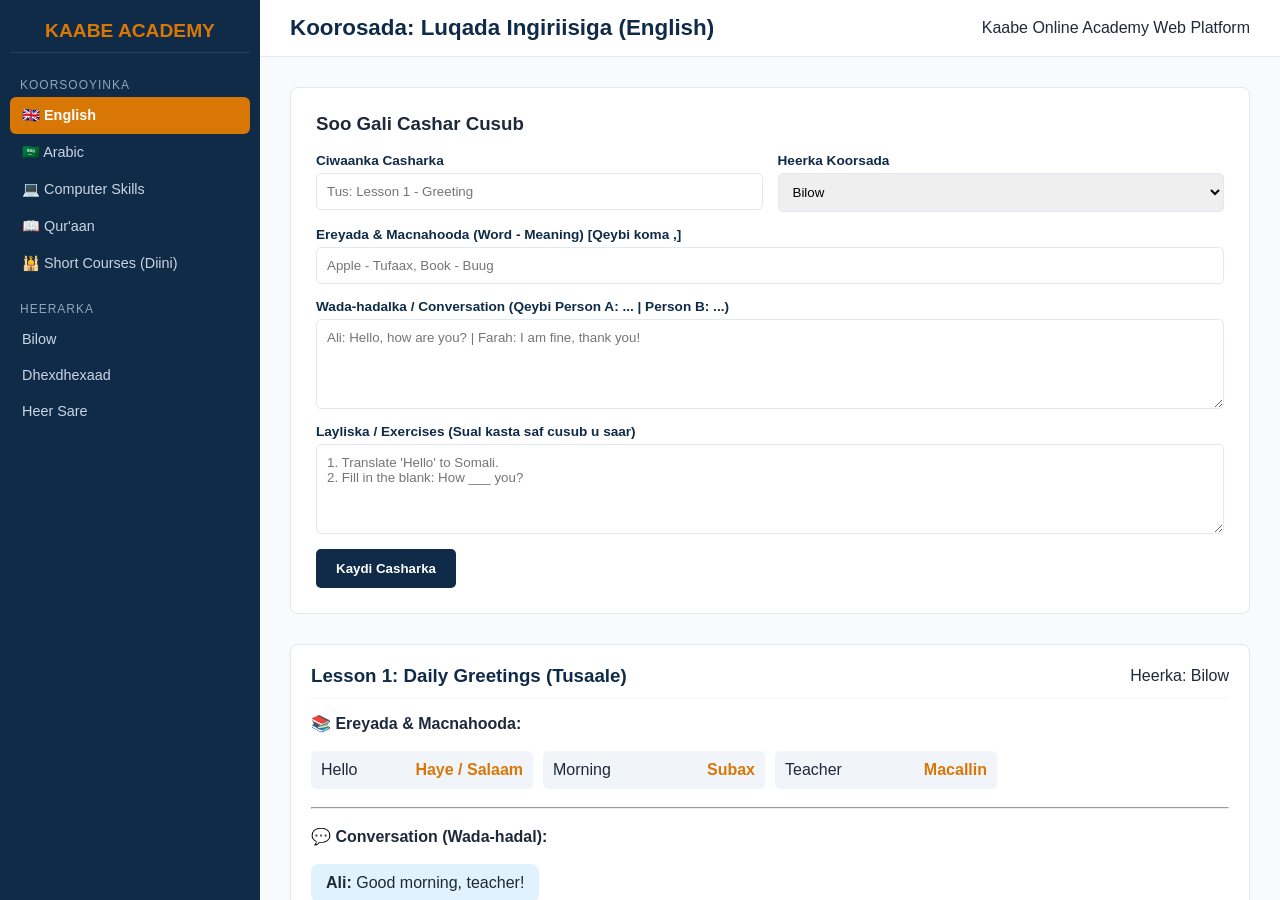
<file: admin-dashboard.html>
<!DOCTYPE html>
<html lang="so">
<head>
    <meta charset="UTF-8">
    <meta name="viewport" content="width=device-width, initial-scale=1.0">
    <title>Kaabe Online Academy - Dashboardka Waxbarashada</title>
    <style>
        :root {
            --primary: #0f2b48;
            --accent: #d97706;
            --light-bg: #f8fafc;
            --card-bg: #ffffff;
            --text-dark: #1e293b;
            --border: #e2e8f0;
        }

        * {
            box-sizing: border-box;
            margin: 0;
            padding: 0;
            font-family: 'Segoe UI', Tahoma, Geneva, Verdana, sans-serif;
        }

        body {
            background-color: var(--light-bg);
            color: var(--text-dark);
            display: flex;
            height: 100vh;
            overflow: hidden;
        }

        /* Sidebar Navigation */
        aside {
            width: 260px;
            background-color: var(--primary);
            color: white;
            display: flex;
            flex-direction: column;
            padding: 20px 10px;
        }

        aside h2 {
            text-align: center;
            font-size: 1.2rem;
            margin-bottom: 20px;
            color: var(--accent);
            border-bottom: 1px solid rgba(255,255,255,0.1);
            padding-bottom: 10px;
        }

        .nav-group {
            margin-bottom: 15px;
        }

        .nav-group-title {
            font-size: 0.75rem;
            text-transform: uppercase;
            color: #94a3b8;
            padding: 5px 10px;
            letter-spacing: 1px;
        }

        aside button {
            width: 100%;
            background: transparent;
            border: none;
            color: #cbd5e1;
            padding: 10px 12px;
            text-align: left;
            border-radius: 6px;
            cursor: pointer;
            font-size: 0.9rem;
            transition: all 0.2s;
        }

        aside button:hover, aside button.active {
            background-color: var(--accent);
            color: white;
            font-weight: bold;
        }

        /* Main Content Layout */
        main {
            flex: 1;
            display: flex;
            flex-direction: column;
            overflow-y: auto;
        }

        header {
            background: white;
            padding: 15px 30px;
            border-bottom: 1px solid var(--border);
            display: flex;
            justify-content: space-between;
            align-items: center;
        }

        header h1 {
            font-size: 1.4rem;
            color: var(--primary);
        }

        .container {
            padding: 30px;
            max-width: 1200px;
            margin: 0 auto;
            width: 100%;
        }

        /* Lesson Creation Form */
        .form-card {
            background: white;
            padding: 25px;
            border-radius: 8px;
            border: 1px solid var(--border);
            margin-bottom: 30px;
        }

        .form-grid {
            display: grid;
            grid-template-columns: repeat(auto-fit, minmax(200px, 1fr));
            gap: 15px;
            margin-bottom: 15px;
        }

        .form-control {
            display: flex;
            flex-direction: column;
            gap: 5px;
        }

        .form-control label {
            font-size: 0.85rem;
            font-weight: bold;
            color: var(--primary);
        }

        input, select, textarea {
            padding: 10px;
            border: 1px solid var(--border);
            border-radius: 5px;
            outline: none;
        }

        textarea {
            resize: vertical;
            height: 90px;
        }

        .btn-submit {
            background: var(--primary);
            color: white;
            padding: 12px 20px;
            border: none;
            border-radius: 5px;
            cursor: pointer;
            font-weight: bold;
        }

        .btn-submit:hover {
            background: var(--accent);
        }

        /* Display Cards Layout */
        .lesson-display {
            display: grid;
            grid-template-columns: 1fr;
            gap: 20px;
        }

        .card {
            background: white;
            border-radius: 8px;
            border: 1px solid var(--border);
            padding: 20px;
        }

        .card-header {
            border-bottom: 2px solid var(--light-bg);
            padding-bottom: 10px;
            margin-bottom: 15px;
            display: flex;
            justify-content: space-between;
            align-items: center;
        }

        .card-header h3 {
            color: var(--primary);
        }

        /* Specific Content Sections */
        .vocab-grid {
            display: grid;
            grid-template-columns: repeat(auto-fill, minmax(200px, 1fr));
            gap: 10px;
        }

        .vocab-item {
            background: #f1f5f9;
            padding: 10px;
            border-radius: 5px;
            display: flex;
            justify-content: space-between;
        }

        .vocab-item strong {
            color: var(--accent);
        }

        .dialogue-box {
            display: flex;
            flex-direction: column;
            gap: 10px;
        }

        .chat-bubble {
            padding: 10px 15px;
            border-radius: 8px;
            max-width: 80%;
        }

        .speaker-a {
            background: #e0f2fe;
            align-self: flex-start;
        }

        .speaker-b {
            background: #fef3c7;
            align-self: flex-end;
        }

        .exercise-list {
            list-style-type: decimal;
            padding-left: 20px;
        }

        .exercise-list li {
            margin-bottom: 10px;
        }

        .contact-footer {
            margin-top: auto;
            background: var(--primary);
            color: white;
            padding: 15px;
            text-align: center;
            font-size: 0.85rem;
        }
    </style>
</head>
<body>

    <aside>
        <h2>KAABE ACADEMY</h2>

        <div class="nav-group">
            <div class="nav-group-title">Koorsooyinka</div>
            <button class="active" onclick="switchCourse('English')">🇬🇧 English</button>
            <button onclick="switchCourse('Arabic')">🇸🇦 Arabic</button>
            <button onclick="switchCourse('Computer')">💻 Computer Skills</button>
            <button onclick="switchCourse('Quran')">📖 Qur'aan</button>
            <button onclick="switchCourse('Diini')">🕌 Short Courses (Diini)</button>
        </div>

        <div class="nav-group">
            <div class="nav-group-title">Heerarka</div>
            <button onclick="filterLevel('Bilow')">Bilow</button>
            <button onclick="filterLevel('Dhexdhexaad')">Dhexdhexaad</button>
            <button onclick="filterLevel('Heer Sare')">Heer Sare</button>
        </div>
    </aside>

    <main>
        <header>
            <h1 id="current-course-title">Koorosada: Luqada Ingiriisiga (English)</h1>
            <span>Kaabe Online Academy Web Platform</span>
        </header>

        <div class="container">

            <div class="form-card">
                <h3>Soo Gali Cashar Cusub</h3>
                <br>
                <form id="lessonForm" onsubmit="addLesson(event)">
                    <div class="form-grid">
                        <div class="form-control">
                            <label>Ciwaanka Casharka</label>
                            <input type="text" id="lessonTitle" placeholder="Tus: Lesson 1 - Greeting" required>
                        </div>
                        <div class="form-control">
                            <label>Heerka Koorsada</label>
                            <select id="lessonLevel">
                                <option value="Bilow">Bilow</option>
                                <option value="Dhexdhexaad">Dhexdhexaad</option>
                                <option value="Heer Sare">Heer Sare</option>
                            </select>
                        </div>
                    </div>

                    <div class="form-control" style="margin-bottom: 15px;">
                        <label>Ereyada & Macnahooda (Word - Meaning) [Qeybi koma ,]</label>
                        <input type="text" id="lessonVocab" placeholder="Apple - Tufaax, Book - Buug">
                    </div>

                    <div class="form-control" style="margin-bottom: 15px;">
                        <label>Wada-hadalka / Conversation (Qeybi Person A: ... | Person B: ...)</label>
                        <textarea id="lessonDialogue" placeholder="Ali: Hello, how are you? | Farah: I am fine, thank you!"></textarea>
                    </div>

                    <div class="form-control" style="margin-bottom: 15px;">
                        <label>Layliska / Exercises (Sual kasta saf cusub u saar)</label>
                        <textarea id="lessonExercise" placeholder="1. Translate 'Hello' to Somali.&#10;2. Fill in the blank: How ___ you?"></textarea>
                    </div>

                    <button type="submit" class="btn-submit">Kaydi Casharka</button>
                </form>
            </div>

            <div class="lesson-display" id="displayArea">
                
                <div class="card">
                    <div class="card-header">
                        <h3>Lesson 1: Daily Greetings (Tusaale)</h3>
                        <span>Heerka: Bilow</span>
                    </div>

                    <h4>📚 Ereyada & Macnahooda:</h4>
                    <br>
                    <div class="vocab-grid">
                        <div class="vocab-item"><span>Hello</span> <strong>Haye / Salaam</strong></div>
                        <div class="vocab-item"><span>Morning</span> <strong>Subax</strong></div>
                        <div class="vocab-item"><span>Teacher</span> <strong>Macallin</strong></div>
                    </div>
                    <br><hr><br>

                    <h4>💬 Conversation (Wada-hadal):</h4>
                    <br>
                    <div class="dialogue-box">
                        <div class="chat-bubble speaker-a"><strong>Ali:</strong> Good morning, teacher!</div>
                        <div class="chat-bubble speaker-b"><strong>Teacher:</strong> Good morning! How are you today?</div>
                    </div>
                    <br><hr><br>

                    <h4>📝 Laylis (Exercises):</h4>
                    <br>
                    <ol class="exercise-list">
                        <li>Translate this sentence into Somali: "Good morning".</li>
                        <li>Write down 3 new words you learned today.</li>
                    </ol>
                </div>

            </div>

        </div>

        <div class="contact-footer">
            Nala Soo Xiriir: 📞 0637483738 / 0637483739 | ✉️ kaabeacademy@gmail.com | 🌐 www.kaabeacademy.com
        </div>
    </main>

    <script>
        let currentCourse = "English";

        function switchCourse(courseName) {
            currentCourse = courseName;
            document.getElementById('current-course-title').innerText = "Koorosada: " + courseName;
            
            // Highlight active button
            const buttons = document.querySelectorAll('aside button');
            buttons.forEach(btn => btn.classList.remove('active'));
            event.target.classList.add('active');
        }

        function filterLevel(level) {
            alert("Waxaad dooratay Heerka: " + level + " ee Koorsada " + currentCourse);
        }

        function addLesson(event) {
            event.preventDefault();

            const title = document.getElementById('lessonTitle').value;
            const level = document.getElementById('lessonLevel').value;
            const vocabInput = document.getElementById('lessonVocab').value;
            const dialogueInput = document.getElementById('lessonDialogue').value;
            const exerciseInput = document.getElementById('lessonExercise').value;

            // Process Vocab
            let vocabHTML = '';
            if (vocabInput) {
                const pairs = vocabInput.split(',');
                vocabHTML = '<div class="vocab-grid">';
                pairs.forEach(pair => {
                    const parts = pair.split('-');
                    if (parts.length === 2) {
                        vocabHTML += `<div class="vocab-item"><span>${parts[0].trim()}</span> <strong>${parts[1].trim()}</strong></div>`;
                    }
                });
                vocabHTML += '</div>';
            }

            // Process Dialogue
            let dialogueHTML = '';
            if (dialogueInput) {
                const lines = dialogueInput.split('|');
                dialogueHTML = '<div class="dialogue-box">';
                lines.forEach((line, index) => {
                    const speakerClass = index % 2 === 0 ? 'speaker-a' : 'speaker-b';
                    dialogueHTML += `<div class="chat-bubble ${speakerClass}">${line.trim()}</div>`;
                });
                dialogueHTML += '</div>';
            }

            // Process Exercises
            let exerciseHTML = '';
            if (exerciseInput) {
                const questions = exerciseInput.split('\n');
                exerciseHTML = '<ol class="exercise-list">';
                questions.forEach(q => {
                    if(q.trim() !== '') {
                        exerciseHTML += `<li>${q.trim()}</li>`;
                    }
                });
                exerciseHTML += '</ol>';
            }

            // Construct Card
            const cardHTML = `
                <div class="card">
                    <div class="card-header">
                        <h3>${title}</h3>
                        <span>Heerka: ${level} (${currentCourse})</span>
                    </div>

                    ${vocabHTML ? '<h4>📚 Ereyada & Macnahooda:</h4><br>' + vocabHTML + '<br><hr><br>' : ''}
                    ${dialogueHTML ? '<h4>💬 Conversation (Wada-hadal):</h4><br>' + dialogueHTML + '<br><hr><br>' : ''}
                    ${exerciseHTML ? '<h4>📝 Laylis (Exercises):</h4><br>' + exerciseHTML : ''}
                </div>
            `;

            // Insert into DOM
            const displayArea = document.getElementById('displayArea');
            displayArea.insertAdjacentHTML('afterbegin', cardHTML);

            // Reset Form
            document.getElementById('lessonForm').reset();
        }
    </script>
</body>
</html>
</file>
